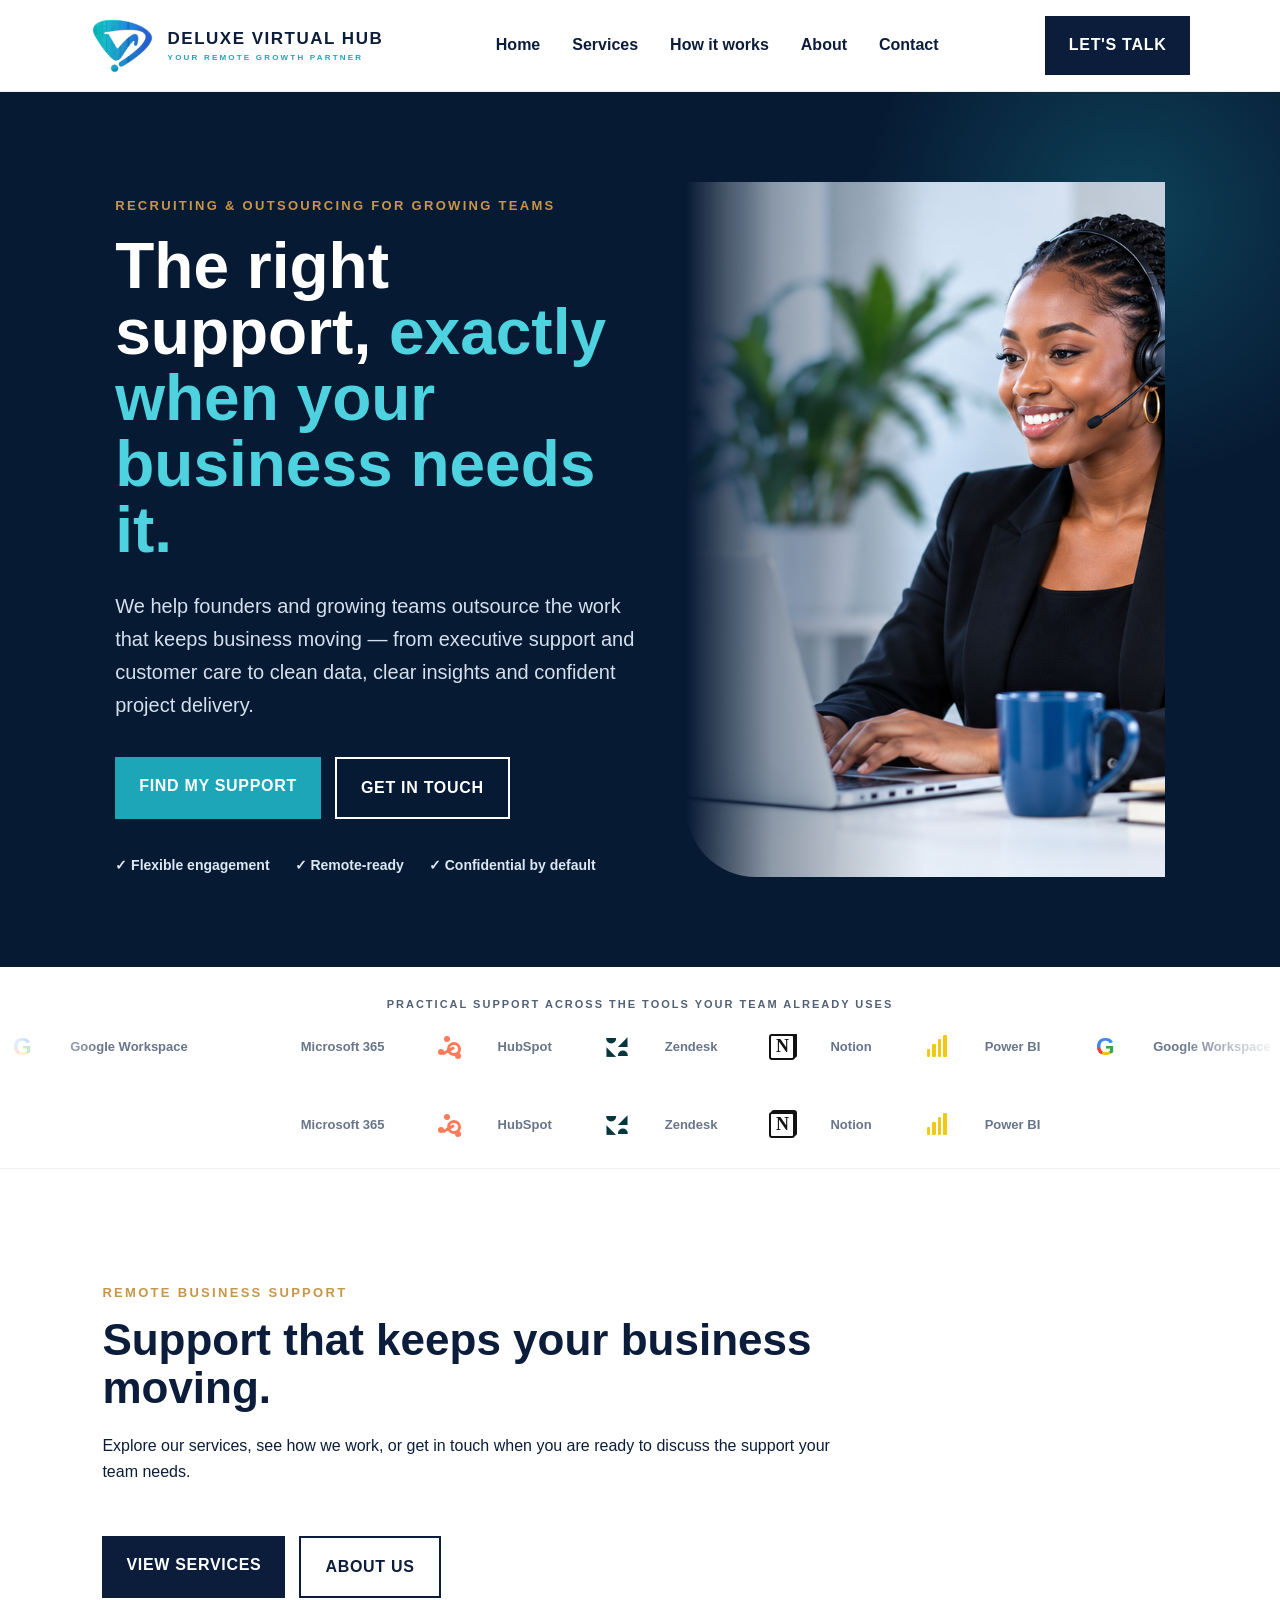
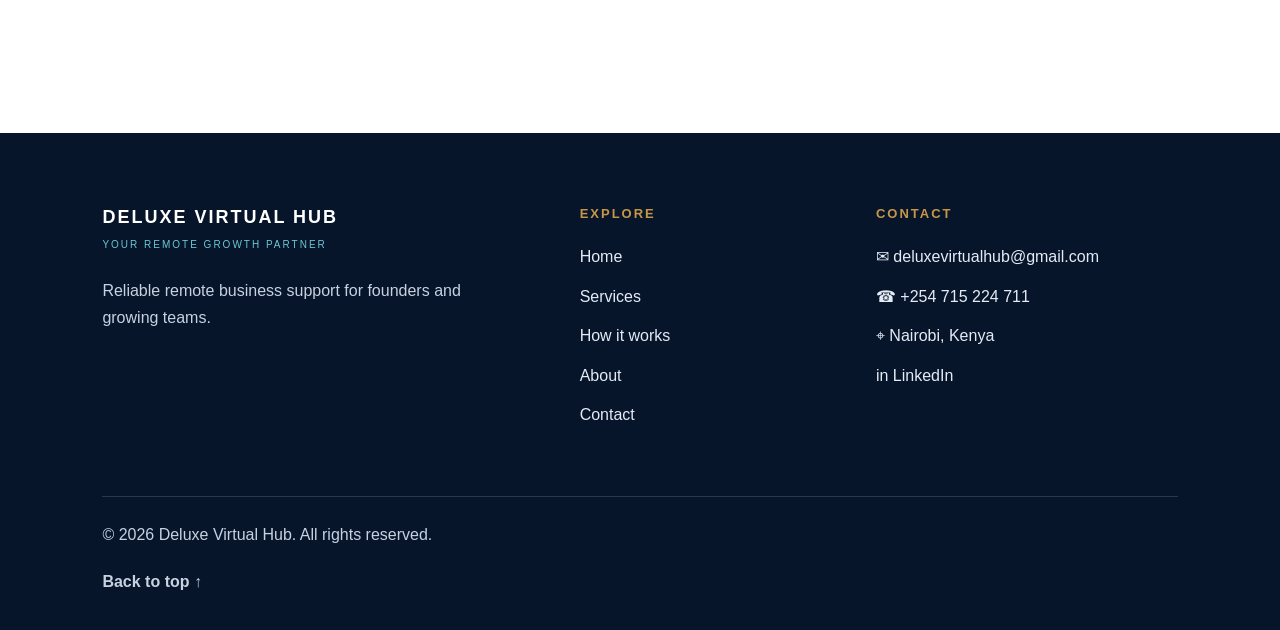
<file: index.html>
<!doctype html>
<html lang="en"><head><meta charset="utf-8"><meta name="viewport" content="width=device-width,initial-scale=1"><title>Deluxe Virtual Hub | Your Remote Growth Partner</title><meta name="description" content="Remote business support for founders and growing teams."><link rel="stylesheet" href="styles.css"></head>
<body id="top"><header class="nav">
  <a class="brand" href="index.html" aria-label="Deluxe Virtual Hub home"><img class="brand-mark" src="deluxe-mark.png" alt=""><span class="brand-copy"><strong>DELUXE VIRTUAL HUB</strong><small>YOUR REMOTE GROWTH PARTNER</small></span></a>
  <button class="menu-toggle" type="button" aria-label="Open navigation" aria-expanded="false">
    <span></span><span></span><span></span>
  </button>
  <nav class="main-nav"><a href="index.html">Home</a><a href="services.html">Services</a><a href="process.html">How it works</a><a href="about.html">About</a><a href="contact.html">Contact</a><a class="mobile-talk" href="contact.html">LET'S TALK</a></nav>
  <a class="nav-cta" href="contact.html">LET'S TALK</a>
</header><main><section id="home" class="hero">
  <div class="hero-copy">
    <p class="eyebrow">RECRUITING & OUTSOURCING FOR GROWING TEAMS</p>
    <h1>The right support, <span>exactly when your business needs it.</span></h1>
    <p class="intro">We help founders and growing teams outsource the work that keeps business moving — from executive support and customer care to clean data, clear insights and confident project delivery.</p>
    <div class="actions"><a class="btn" href="services.html#selector">FIND MY SUPPORT</a><a class="btn secondary" href="contact.html">GET IN TOUCH</a></div>
    <div class="trust"><span>✓ Flexible engagement</span><span>✓ Remote-ready</span><span>✓ Confidential by default</span></div>
  </div>
  <div class="hero-visual">
    <img src="home-hero.png" alt="Professional remote business support at work">
  </div>
</section><section class="tools tools-live"><p>PRACTICAL SUPPORT ACROSS THE TOOLS YOUR TEAM ALREADY USES</p><div class="tools-marquee"><div class="tools-track"><div class="tool-item"><span class="tool-logo google-g">G</span><span>Google Workspace</span></div><div class="tool-item"><span class="tool-logo ms-logo"><i></i><i></i><i></i><i></i></span><span>Microsoft 365</span></div><div class="tool-item"><span class="tool-logo hubspot-logo"><i></i><b></b><em></em></span><span>HubSpot</span></div><div class="tool-item"><span class="tool-logo zendesk-logo"><i></i><b></b><em></em><strong></strong></span><span>Zendesk</span></div><div class="tool-item"><span class="tool-logo notion-logo">N</span><span>Notion</span></div><div class="tool-item"><span class="tool-logo powerbi-logo"><i></i><i></i><i></i><i></i></span><span>Power BI</span></div><div class="tool-item"><span class="tool-logo google-g">G</span><span>Google Workspace</span></div><div class="tool-item"><span class="tool-logo ms-logo"><i></i><i></i><i></i><i></i></span><span>Microsoft 365</span></div><div class="tool-item"><span class="tool-logo hubspot-logo"><i></i><b></b><em></em></span><span>HubSpot</span></div><div class="tool-item"><span class="tool-logo zendesk-logo"><i></i><b></b><em></em><strong></strong></span><span>Zendesk</span></div><div class="tool-item"><span class="tool-logo notion-logo">N</span><span>Notion</span></div><div class="tool-item"><span class="tool-logo powerbi-logo"><i></i><i></i><i></i><i></i></span><span>Power BI</span></div></div></div></section><section class="section"><div class="section-heading"><p class="eyebrow">REMOTE BUSINESS SUPPORT</p><h2>Support that keeps your business moving.</h2><p>Explore our services, see how we work, or get in touch when you are ready to discuss the support your team needs.</p></div><div class="actions"><a class="btn" href="services.html">VIEW SERVICES</a><a class="btn secondary" href="about.html">ABOUT US</a></div></section></main><footer class="site-footer">
  <div class="footer-grid">
    <div class="footer-brand"><b>DELUXE VIRTUAL HUB</b><span>YOUR REMOTE GROWTH PARTNER</span><p>Reliable remote business support for founders and growing teams.</p></div>
    <div class="footer-links"><h3>EXPLORE</h3><a href="index.html">Home</a><a href="services.html">Services</a><a href="process.html">How it works</a><a href="about.html">About</a><a href="contact.html">Contact</a></div>
    <div class="footer-contact"><h3>CONTACT</h3><a href="mailto:deluxevirtualhub@gmail.com">✉ deluxevirtualhub@gmail.com</a><a href="tel:+254715224711">☎ +254 715 224 711</a><p>⌖ Nairobi, Kenya</p><a href="https://www.linkedin.com/in/jecinter-anyango-422483236/" target="_blank" rel="noopener">in LinkedIn</a></div>
  </div>
  <div class="footer-bottom"><p>© 2026 Deluxe Virtual Hub. All rights reserved.</p><a href="#top">Back to top ↑</a></div>
</footer><script src="script.js"></script></body></html>
</file>
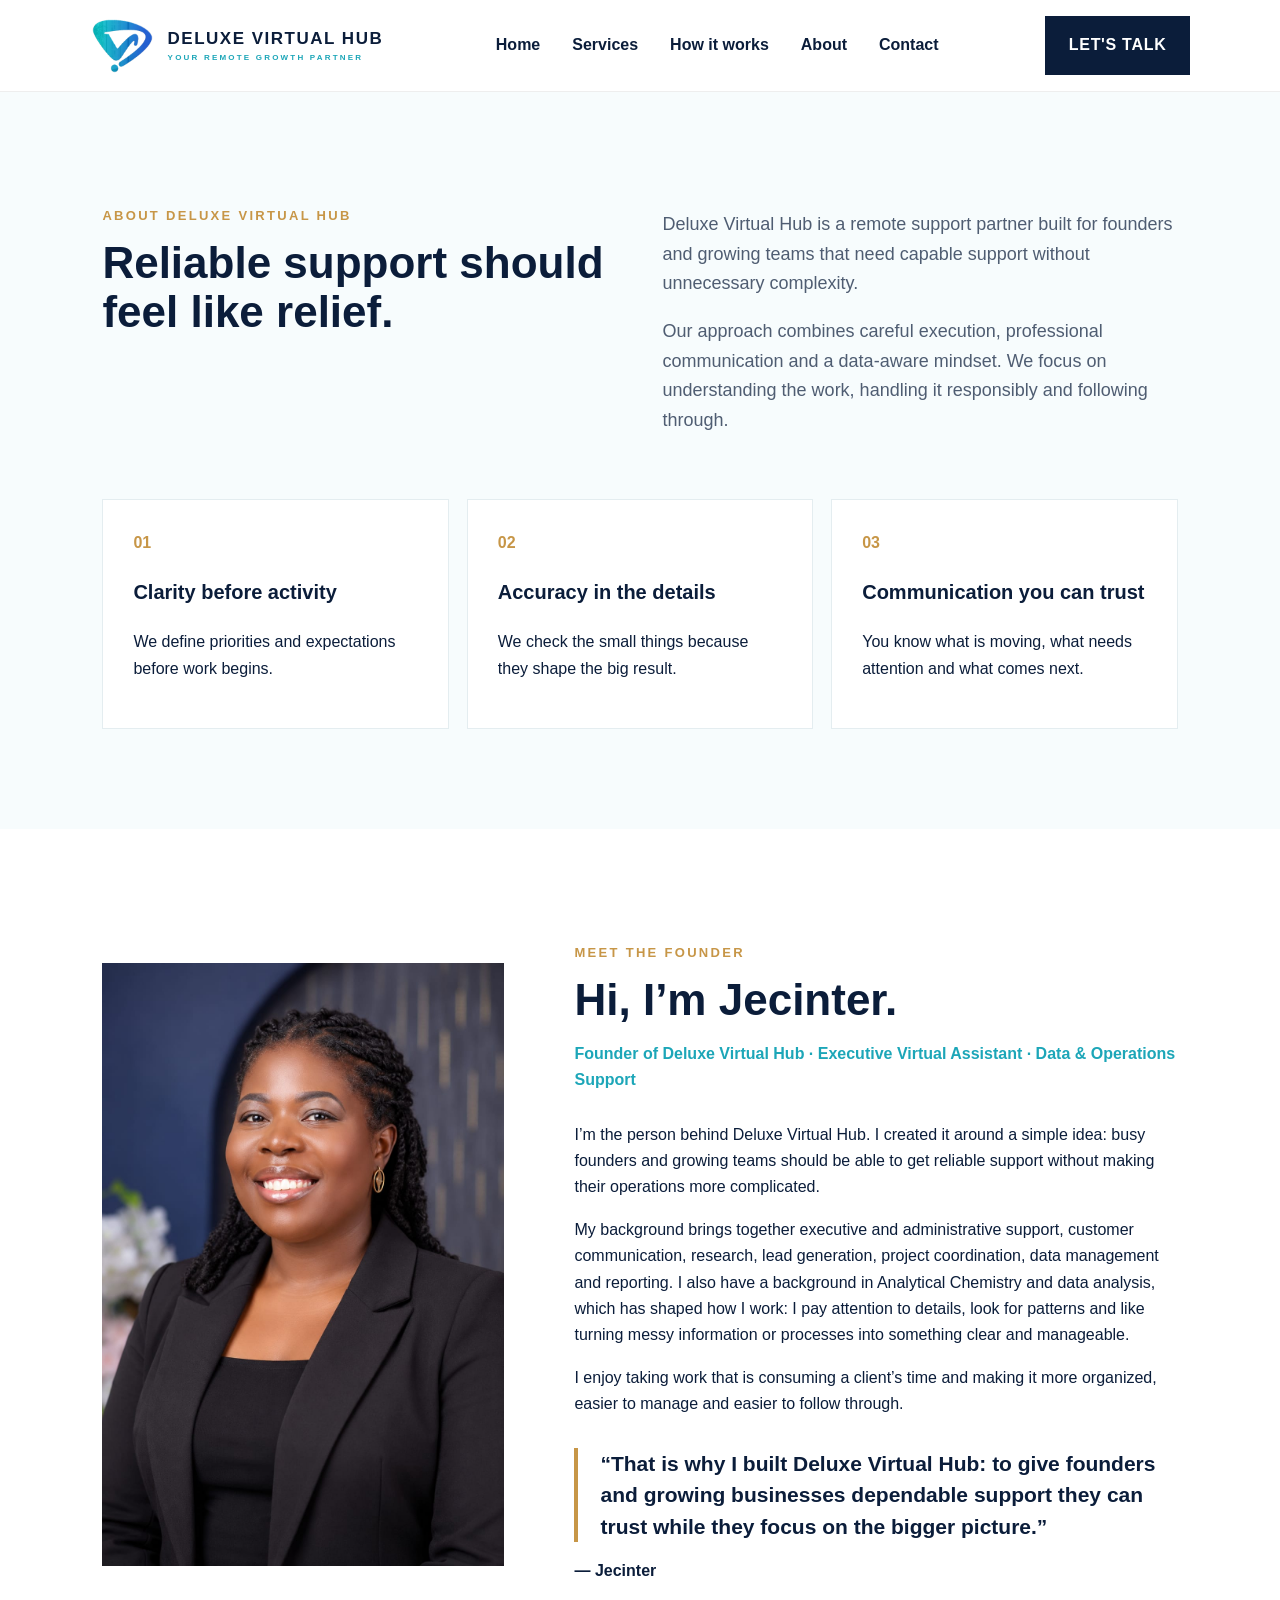
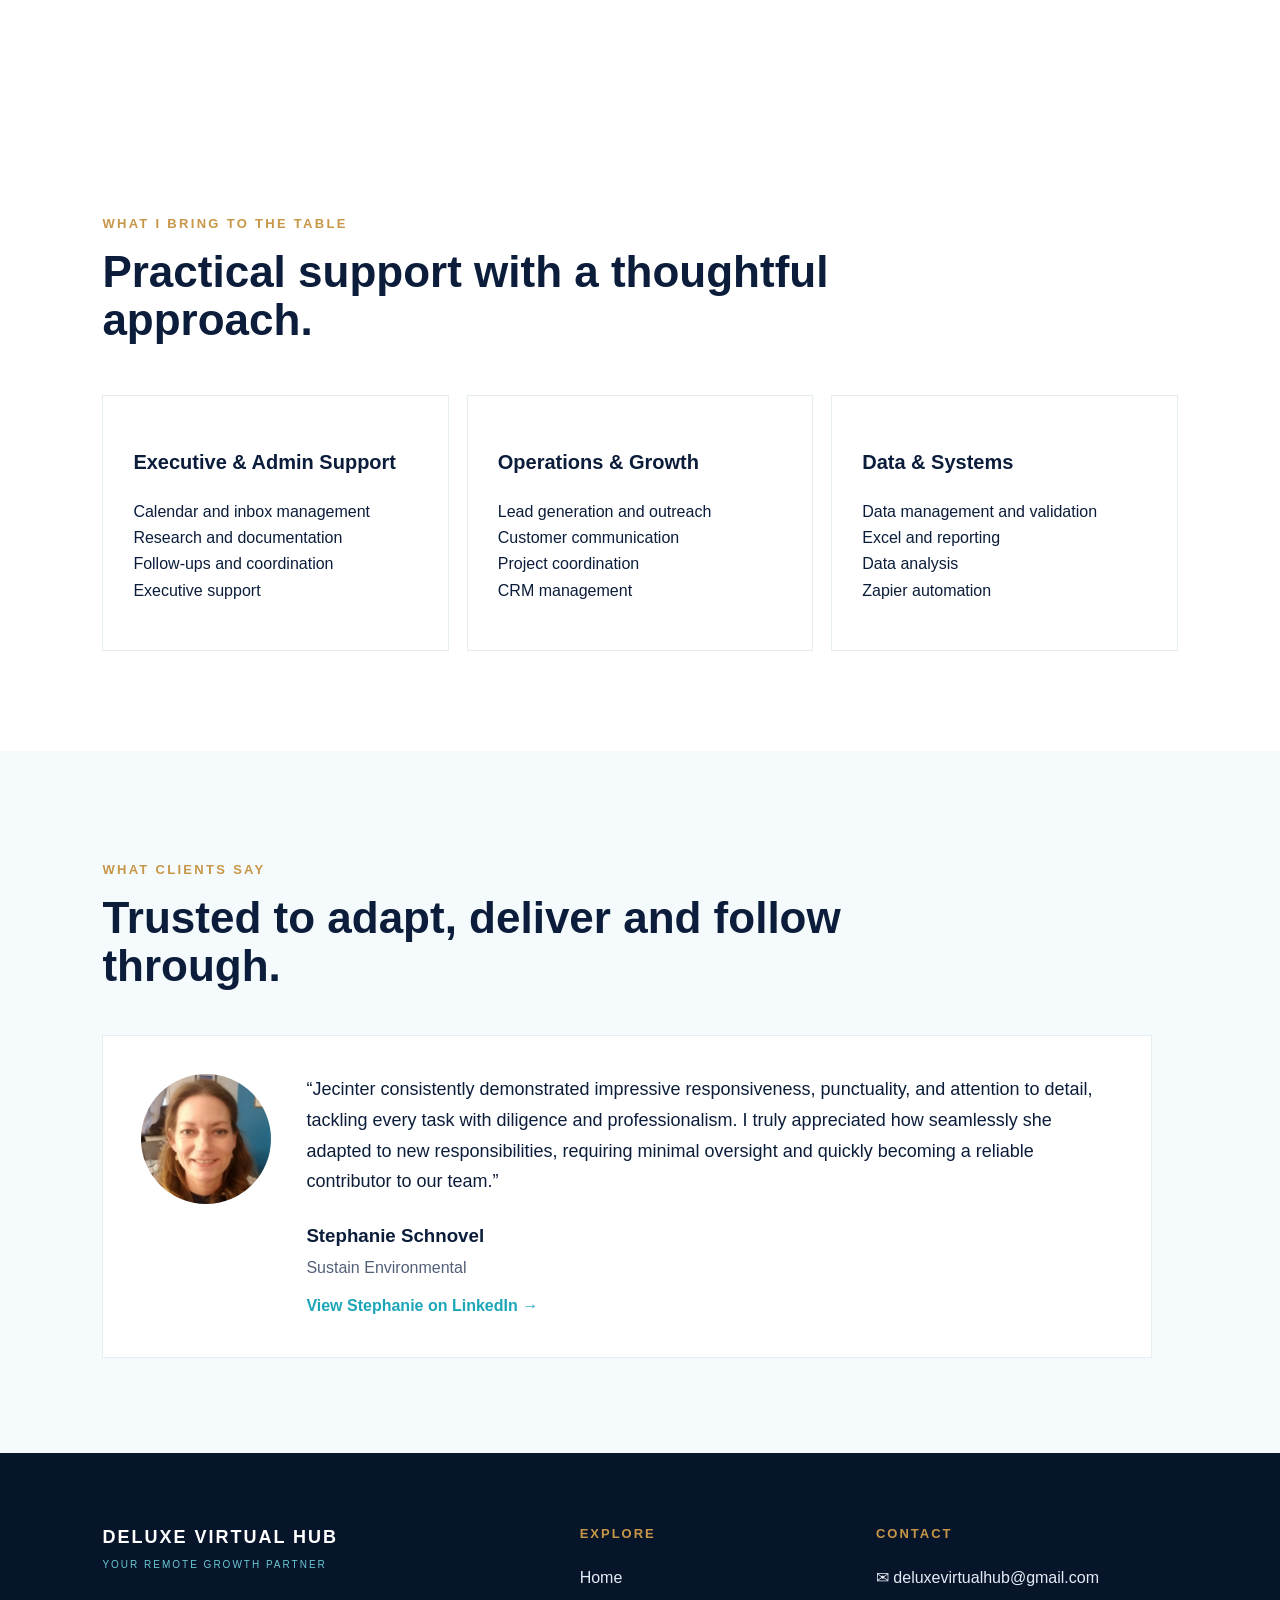
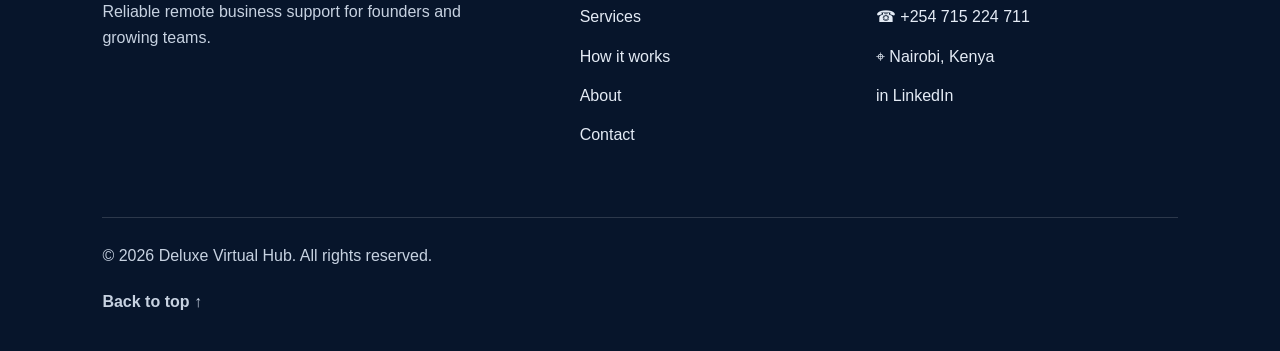
<file: about.html>
<!doctype html>
<html lang="en"><head><meta charset="utf-8"><meta name="viewport" content="width=device-width,initial-scale=1"><title>About Us | Deluxe Virtual Hub</title><meta name="description" content="Meet Jecinter Anyango and learn about Deluxe Virtual Hub."><link rel="stylesheet" href="styles.css"></head>
<body id="top"><header class="nav">
  <a class="brand" href="index.html" aria-label="Deluxe Virtual Hub home"><img class="brand-mark" src="deluxe-mark.png" alt=""><span class="brand-copy"><strong>DELUXE VIRTUAL HUB</strong><small>YOUR REMOTE GROWTH PARTNER</small></span></a>
  <button class="menu-toggle" type="button" aria-label="Open navigation" aria-expanded="false">
    <span></span><span></span><span></span>
  </button>
  <nav class="main-nav"><a href="index.html">Home</a><a href="services.html">Services</a><a href="process.html">How it works</a><a href="about.html">About</a><a href="contact.html">Contact</a><a class="mobile-talk" href="contact.html">LET'S TALK</a></nav>
  <a class="nav-cta" href="contact.html">LET'S TALK</a>
</header><main><section id="about" class="about about-page">
  <div><p class="eyebrow">ABOUT DELUXE VIRTUAL HUB</p><h2>Reliable support should feel like relief.</h2></div>
  <div class="about-copy"><p>Deluxe Virtual Hub is a remote support partner built for founders and growing teams that need capable support without unnecessary complexity.</p><p>Our approach combines careful execution, professional communication and a data-aware mindset. We focus on understanding the work, handling it responsibly and following through.</p></div>
  <div class="values"><article><b>01</b><h3>Clarity before activity</h3><p>We define priorities and expectations before work begins.</p></article><article><b>02</b><h3>Accuracy in the details</h3><p>We check the small things because they shape the big result.</p></article><article><b>03</b><h3>Communication you can trust</h3><p>You know what is moving, what needs attention and what comes next.</p></article></div>
</section>

<section class="founder-section">
  <div class="founder-photo"><img src="jecinter-headshot.png" alt="Jecinter Anyango, Founder of Deluxe Virtual Hub"></div>
  <div class="founder-copy">
    <p class="eyebrow">MEET THE FOUNDER</p>
    <h2>Hi, I’m Jecinter.</h2>
    <p class="founder-role">Founder of Deluxe Virtual Hub · Executive Virtual Assistant · Data & Operations Support</p>
    <p>I’m the person behind Deluxe Virtual Hub. I created it around a simple idea: busy founders and growing teams should be able to get reliable support without making their operations more complicated.</p>
    <p>My background brings together executive and administrative support, customer communication, research, lead generation, project coordination, data management and reporting. I also have a background in Analytical Chemistry and data analysis, which has shaped how I work: I pay attention to details, look for patterns and like turning messy information or processes into something clear and manageable.</p>
    <p>I enjoy taking work that is consuming a client’s time and making it more organized, easier to manage and easier to follow through.</p>
    <blockquote>“That is why I built Deluxe Virtual Hub: to give founders and growing businesses dependable support they can trust while they focus on the bigger picture.”</blockquote>
    <p class="founder-signoff">— Jecinter</p>
  </div>
</section>

<section class="section founder-skills">
  <div class="section-heading"><p class="eyebrow">WHAT I BRING TO THE TABLE</p><h2>Practical support with a thoughtful approach.</h2></div>
  <div class="values">
    <article><h3>Executive & Admin Support</h3><p>Calendar and inbox management<br>Research and documentation<br>Follow-ups and coordination<br>Executive support</p></article>
    <article><h3>Operations & Growth</h3><p>Lead generation and outreach<br>Customer communication<br>Project coordination<br>CRM management</p></article>
    <article><h3>Data & Systems</h3><p>Data management and validation<br>Excel and reporting<br>Data analysis<br>Zapier automation</p></article>
  </div>
</section>

<section class="testimonial-section">
  <div class="testimonial-heading"><p class="eyebrow">WHAT CLIENTS SAY</p><h2>Trusted to adapt, deliver and follow through.</h2></div>
  <div class="testimonial-card">
    <img src="stephanie.png" alt="Stephanie Schnovel">
    <div>
      <blockquote>“Jecinter consistently demonstrated impressive responsiveness, punctuality, and attention to detail, tackling every task with diligence and professionalism. I truly appreciated how seamlessly she adapted to new responsibilities, requiring minimal oversight and quickly becoming a reliable contributor to our team.”</blockquote>
      <h3>Stephanie Schnovel</h3>
      <p>Sustain Environmental</p>
      <a href="https://www.linkedin.com/in/stephanie-schnovel-54b0b91b5/" target="_blank" rel="noopener">View Stephanie on LinkedIn →</a>
    </div>
  </div>
</section></main><footer class="site-footer">
  <div class="footer-grid">
    <div class="footer-brand"><b>DELUXE VIRTUAL HUB</b><span>YOUR REMOTE GROWTH PARTNER</span><p>Reliable remote business support for founders and growing teams.</p></div>
    <div class="footer-links"><h3>EXPLORE</h3><a href="index.html">Home</a><a href="services.html">Services</a><a href="process.html">How it works</a><a href="about.html">About</a><a href="contact.html">Contact</a></div>
    <div class="footer-contact"><h3>CONTACT</h3><a href="mailto:deluxevirtualhub@gmail.com">✉ deluxevirtualhub@gmail.com</a><a href="tel:+254715224711">☎ +254 715 224 711</a><p>⌖ Nairobi, Kenya</p><a href="https://www.linkedin.com/in/jecinter-anyango-422483236/" target="_blank" rel="noopener">in LinkedIn</a></div>
  </div>
  <div class="footer-bottom"><p>© 2026 Deluxe Virtual Hub. All rights reserved.</p><a href="#top">Back to top ↑</a></div>
</footer><script src="script.js"></script></body></html>
</file>
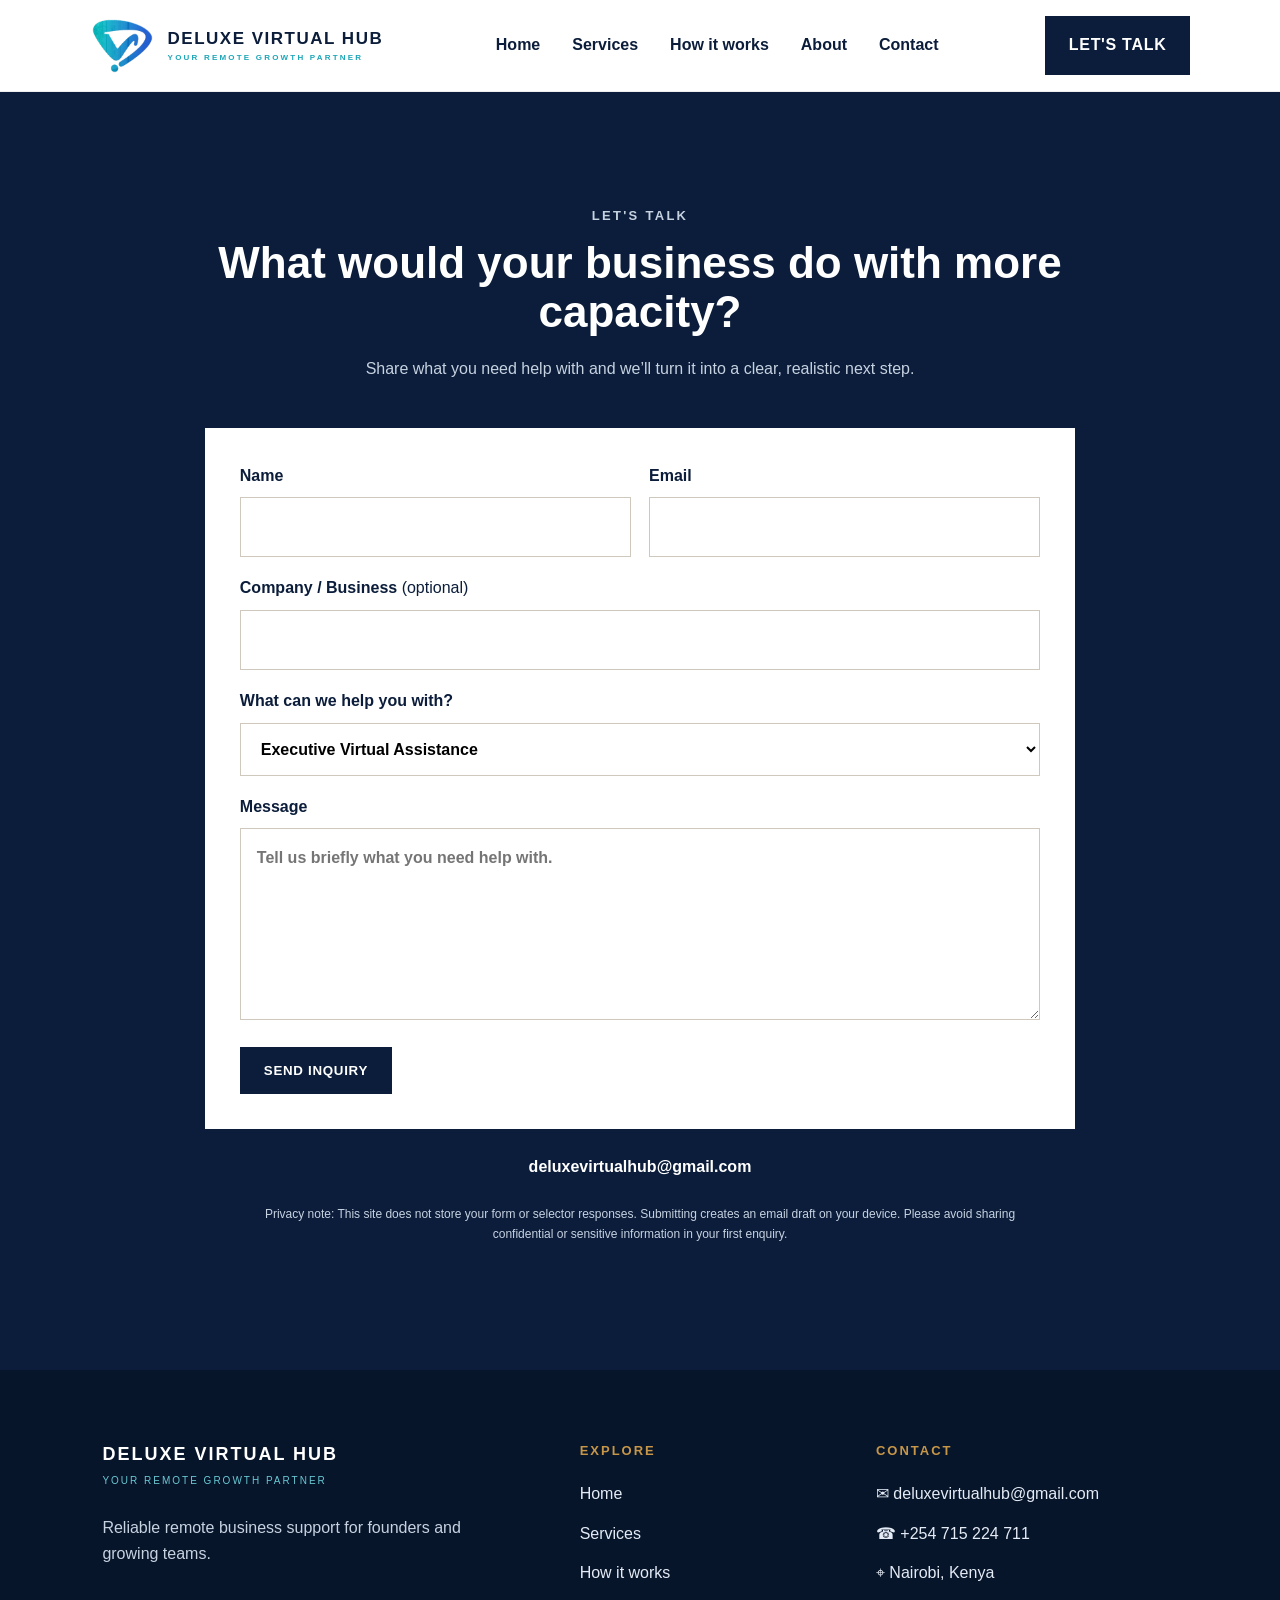
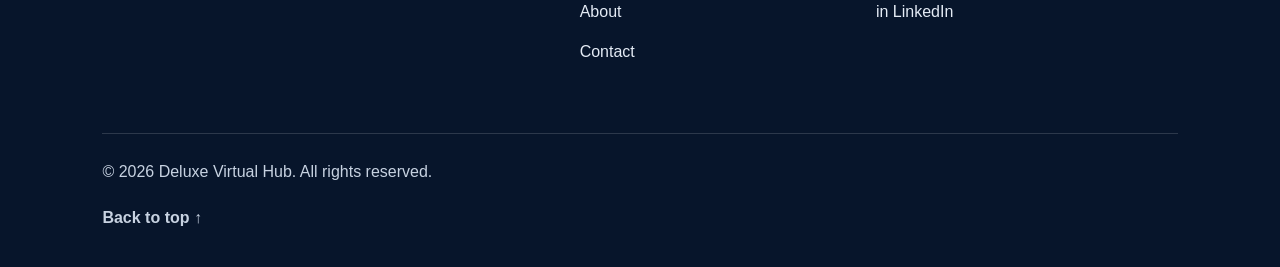
<file: contact.html>
<!doctype html>
<html lang="en"><head><meta charset="utf-8"><meta name="viewport" content="width=device-width,initial-scale=1"><title>Contact | Deluxe Virtual Hub</title><meta name="description" content="Contact Deluxe Virtual Hub."><link rel="stylesheet" href="styles.css"></head>
<body id="top"><header class="nav">
  <a class="brand" href="index.html" aria-label="Deluxe Virtual Hub home"><img class="brand-mark" src="deluxe-mark.png" alt=""><span class="brand-copy"><strong>DELUXE VIRTUAL HUB</strong><small>YOUR REMOTE GROWTH PARTNER</small></span></a>
  <button class="menu-toggle" type="button" aria-label="Open navigation" aria-expanded="false">
    <span></span><span></span><span></span>
  </button>
  <nav class="main-nav"><a href="index.html">Home</a><a href="services.html">Services</a><a href="process.html">How it works</a><a href="about.html">About</a><a href="contact.html">Contact</a><a class="mobile-talk" href="contact.html">LET'S TALK</a></nav>
  <a class="nav-cta" href="contact.html">LET'S TALK</a>
</header><main><section id="contact" class="contact">
  <p class="eyebrow">LET'S TALK</p><h2>What would your business do with more capacity?</h2>
  <p>Share what you need help with and we’ll turn it into a clear, realistic next step.</p>
  <form id="contactForm">
    <div class="two"><label>Name<input id="name" required></label><label>Email<input id="email" type="email" required></label></div>
    <label>Company / Business <span>(optional)</span><input id="company"></label>
    <label>What can we help you with?<select id="topic"><option>Executive Virtual Assistance</option><option>Customer Service</option><option>Data Entry & Validation</option><option>Data Analysis</option><option>Project Management</option><option>Graphic Design</option><option>Recruitment & Talent Sourcing</option><option>Not sure yet</option></select></label>
    <label>Message<textarea id="message" rows="6" required placeholder="Tell us briefly what you need help with."></textarea></label>
    <button class="btn" type="submit">SEND INQUIRY</button>
  </form>
  <div class="contact-links"><a href="mailto:deluxevirtualhub@gmail.com">deluxevirtualhub@gmail.com</a></div>
  <p class="privacy">Privacy note: This site does not store your form or selector responses. Submitting creates an email draft on your device. Please avoid sharing confidential or sensitive information in your first enquiry.</p>
</section></main><footer class="site-footer">
  <div class="footer-grid">
    <div class="footer-brand"><b>DELUXE VIRTUAL HUB</b><span>YOUR REMOTE GROWTH PARTNER</span><p>Reliable remote business support for founders and growing teams.</p></div>
    <div class="footer-links"><h3>EXPLORE</h3><a href="index.html">Home</a><a href="services.html">Services</a><a href="process.html">How it works</a><a href="about.html">About</a><a href="contact.html">Contact</a></div>
    <div class="footer-contact"><h3>CONTACT</h3><a href="mailto:deluxevirtualhub@gmail.com">✉ deluxevirtualhub@gmail.com</a><a href="tel:+254715224711">☎ +254 715 224 711</a><p>⌖ Nairobi, Kenya</p><a href="https://www.linkedin.com/in/jecinter-anyango-422483236/" target="_blank" rel="noopener">in LinkedIn</a></div>
  </div>
  <div class="footer-bottom"><p>© 2026 Deluxe Virtual Hub. All rights reserved.</p><a href="#top">Back to top ↑</a></div>
</footer><script src="script.js"></script></body></html>
</file>
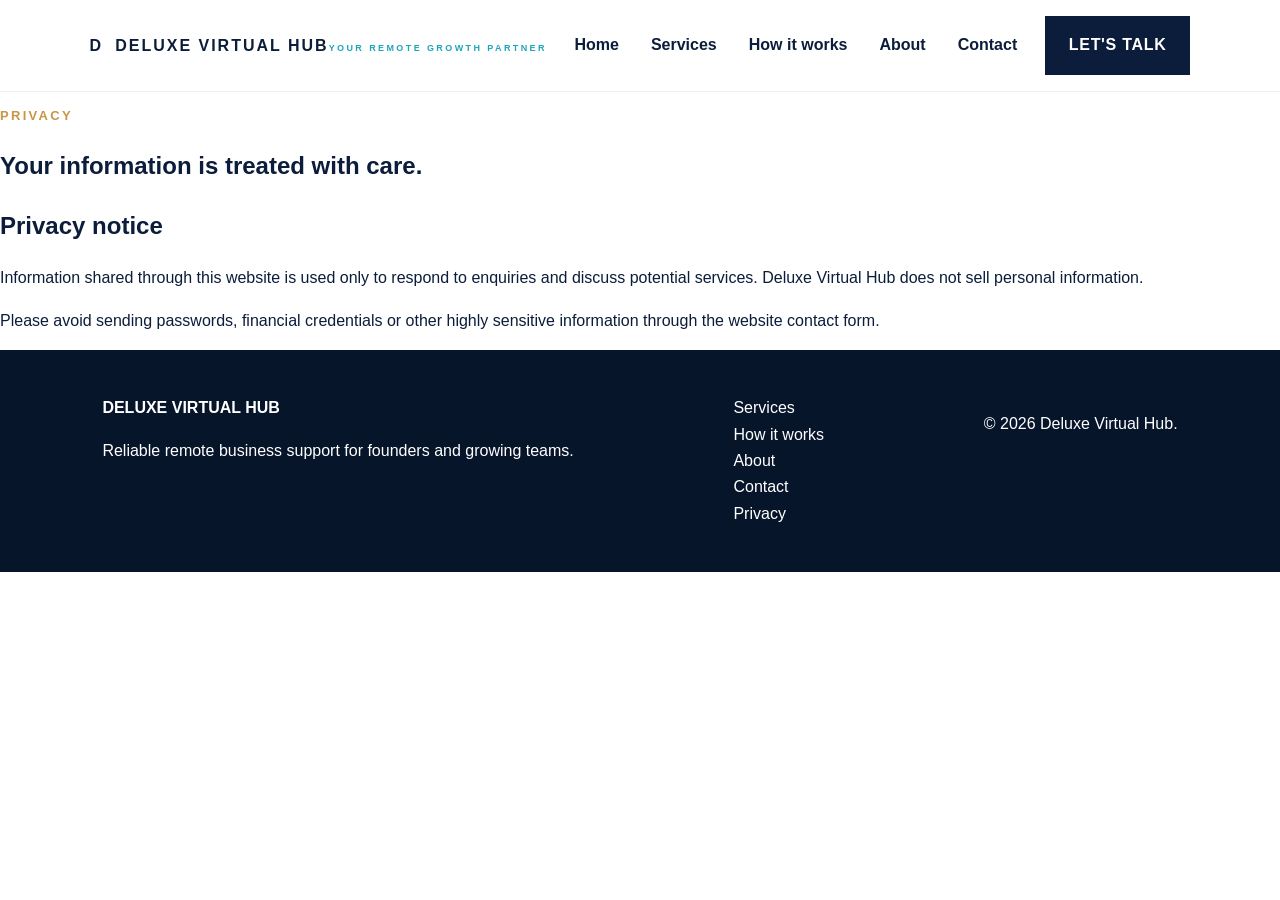
<file: privacy.html>
<!doctype html><html lang="en"><head><meta charset="utf-8"><meta name="viewport" content="width=device-width,initial-scale=1"><title>Privacy | Deluxe Virtual Hub</title><link rel="stylesheet" href="styles.css"></head><body><header class="nav"><a class="brand" href="index.html"><span class="logo-mark">D</span><span><strong>DELUXE VIRTUAL HUB</strong><small>YOUR REMOTE GROWTH PARTNER</small></span></a><button class="menu-toggle" aria-label="Menu">☰</button><nav><a href="index.html">Home</a><a href="services.html">Services</a><a href="process.html">How it works</a><a href="about.html">About</a><a href="contact.html">Contact</a></nav><a class="nav-cta" href="contact.html">LET'S TALK</a></header><main><section class="page-hero small"><div><p class="eyebrow">PRIVACY</p><h1>Your information is treated with care.</h1></div></section><section class="white prose"><h2>Privacy notice</h2><p>Information shared through this website is used only to respond to enquiries and discuss potential services. Deluxe Virtual Hub does not sell personal information.</p><p>Please avoid sending passwords, financial credentials or other highly sensitive information through the website contact form.</p></section></main><footer><div><strong>DELUXE VIRTUAL HUB</strong><p>Reliable remote business support for founders and growing teams.</p></div><div class="footlinks"><a href="services.html">Services</a><a href="process.html">How it works</a><a href="about.html">About</a><a href="contact.html">Contact</a><a href="privacy.html">Privacy</a></div><p>© 2026 Deluxe Virtual Hub.</p></footer><script src="script.js"></script></body></html>
</file>
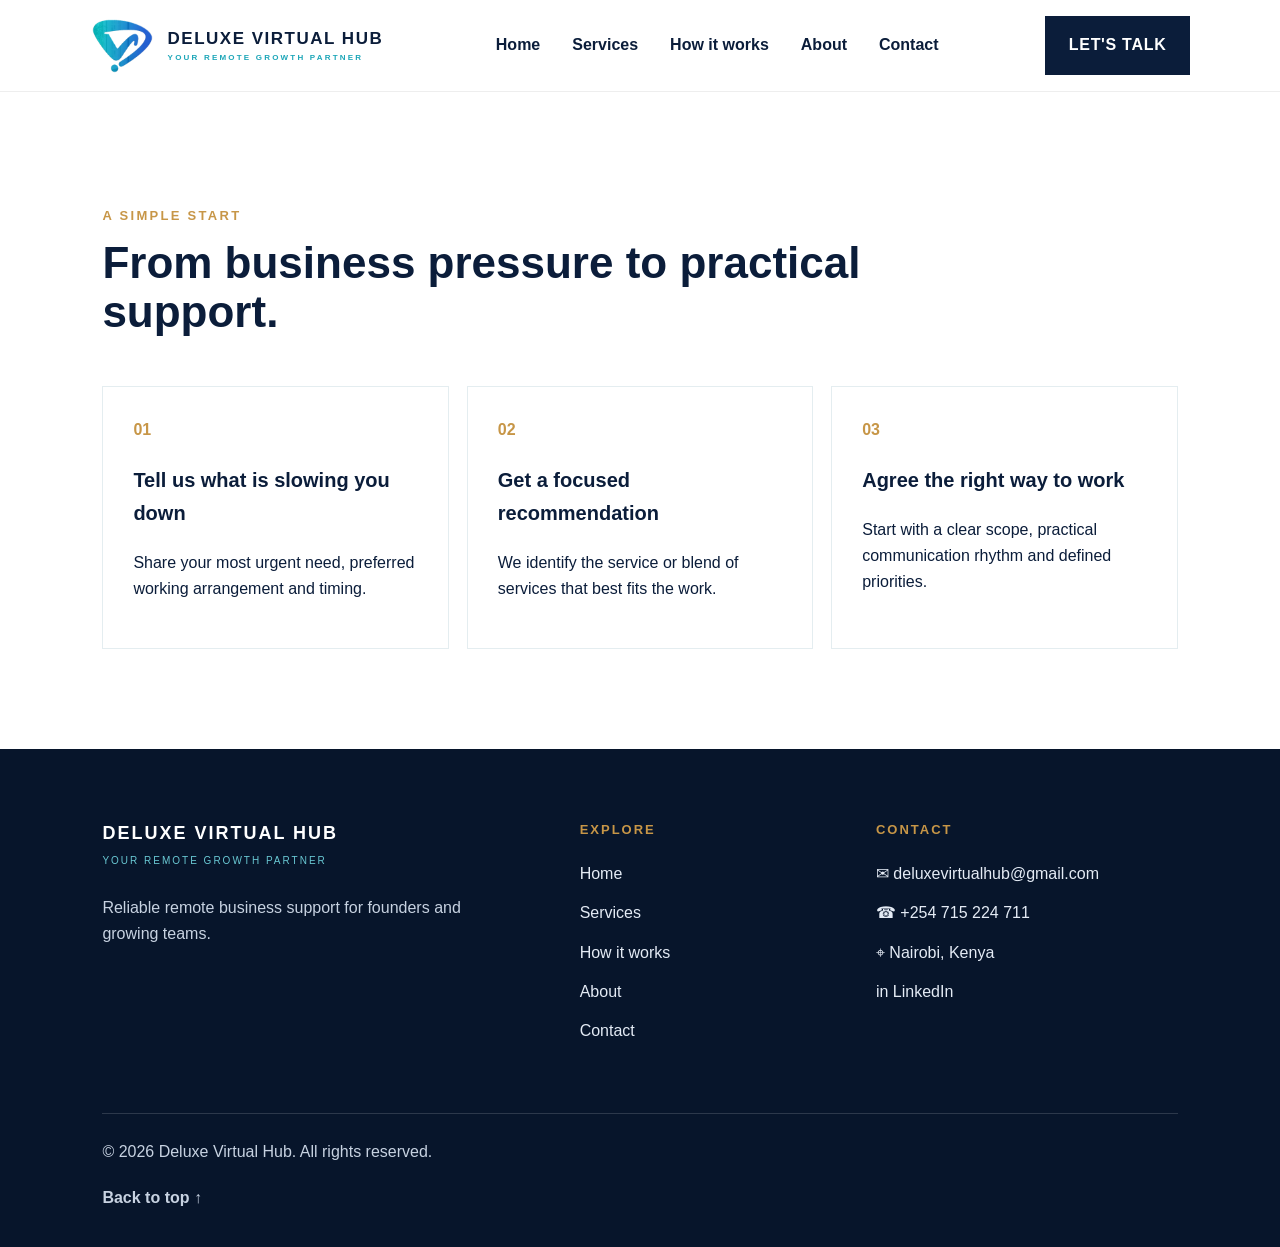
<file: process.html>
<!doctype html>
<html lang="en"><head><meta charset="utf-8"><meta name="viewport" content="width=device-width,initial-scale=1"><title>How It Works | Deluxe Virtual Hub</title><meta name="description" content="See how Deluxe Virtual Hub works."><link rel="stylesheet" href="styles.css"></head>
<body id="top"><header class="nav">
  <a class="brand" href="index.html" aria-label="Deluxe Virtual Hub home"><img class="brand-mark" src="deluxe-mark.png" alt=""><span class="brand-copy"><strong>DELUXE VIRTUAL HUB</strong><small>YOUR REMOTE GROWTH PARTNER</small></span></a>
  <button class="menu-toggle" type="button" aria-label="Open navigation" aria-expanded="false">
    <span></span><span></span><span></span>
  </button>
  <nav class="main-nav"><a href="index.html">Home</a><a href="services.html">Services</a><a href="process.html">How it works</a><a href="about.html">About</a><a href="contact.html">Contact</a><a class="mobile-talk" href="contact.html">LET'S TALK</a></nav>
  <a class="nav-cta" href="contact.html">LET'S TALK</a>
</header><main><section id="process" class="section process">
  <div class="section-heading"><p class="eyebrow">A SIMPLE START</p><h2>From business pressure to practical support.</h2></div>
  <div class="steps">
    <article><b>01</b><h3>Tell us what is slowing you down</h3><p>Share your most urgent need, preferred working arrangement and timing.</p></article>
    <article><b>02</b><h3>Get a focused recommendation</h3><p>We identify the service or blend of services that best fits the work.</p></article>
    <article><b>03</b><h3>Agree the right way to work</h3><p>Start with a clear scope, practical communication rhythm and defined priorities.</p></article>
  </div>
</section></main><footer class="site-footer">
  <div class="footer-grid">
    <div class="footer-brand"><b>DELUXE VIRTUAL HUB</b><span>YOUR REMOTE GROWTH PARTNER</span><p>Reliable remote business support for founders and growing teams.</p></div>
    <div class="footer-links"><h3>EXPLORE</h3><a href="index.html">Home</a><a href="services.html">Services</a><a href="process.html">How it works</a><a href="about.html">About</a><a href="contact.html">Contact</a></div>
    <div class="footer-contact"><h3>CONTACT</h3><a href="mailto:deluxevirtualhub@gmail.com">✉ deluxevirtualhub@gmail.com</a><a href="tel:+254715224711">☎ +254 715 224 711</a><p>⌖ Nairobi, Kenya</p><a href="https://www.linkedin.com/in/jecinter-anyango-422483236/" target="_blank" rel="noopener">in LinkedIn</a></div>
  </div>
  <div class="footer-bottom"><p>© 2026 Deluxe Virtual Hub. All rights reserved.</p><a href="#top">Back to top ↑</a></div>
</footer><script src="script.js"></script></body></html>
</file>
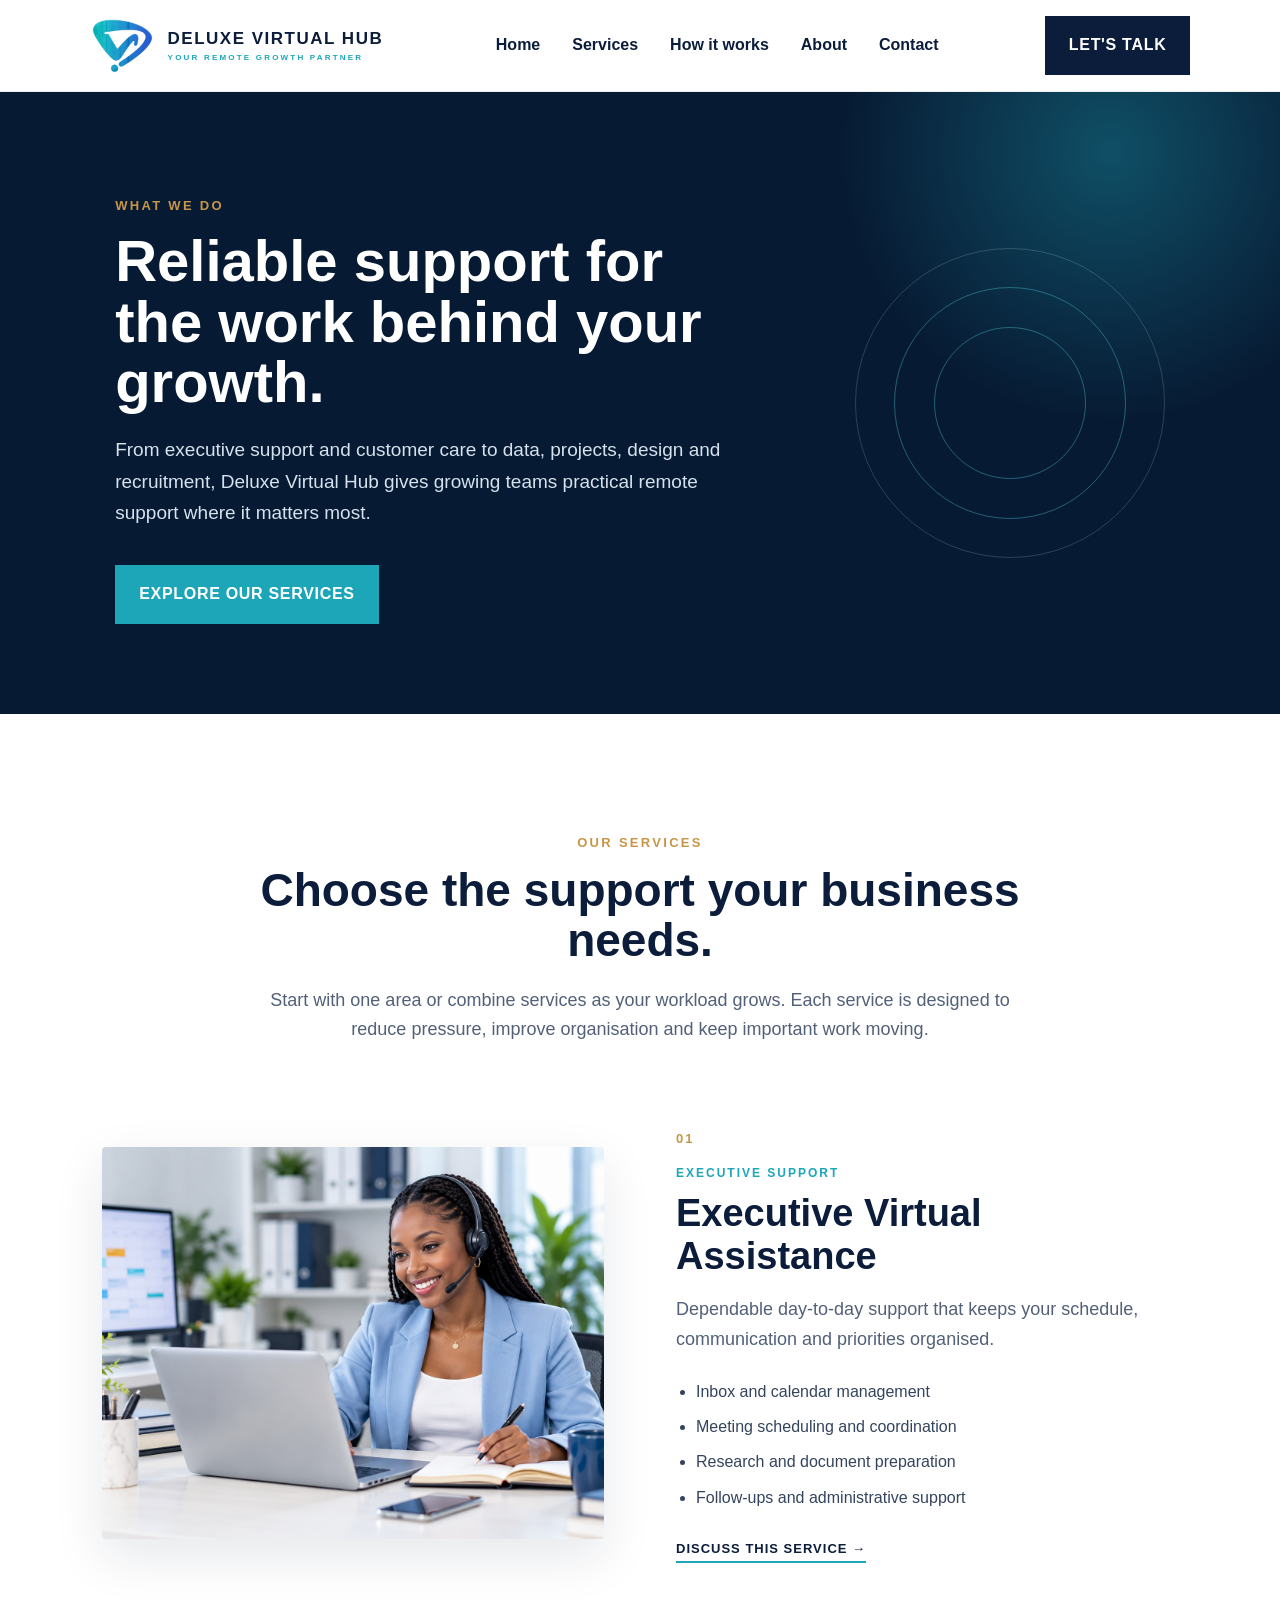
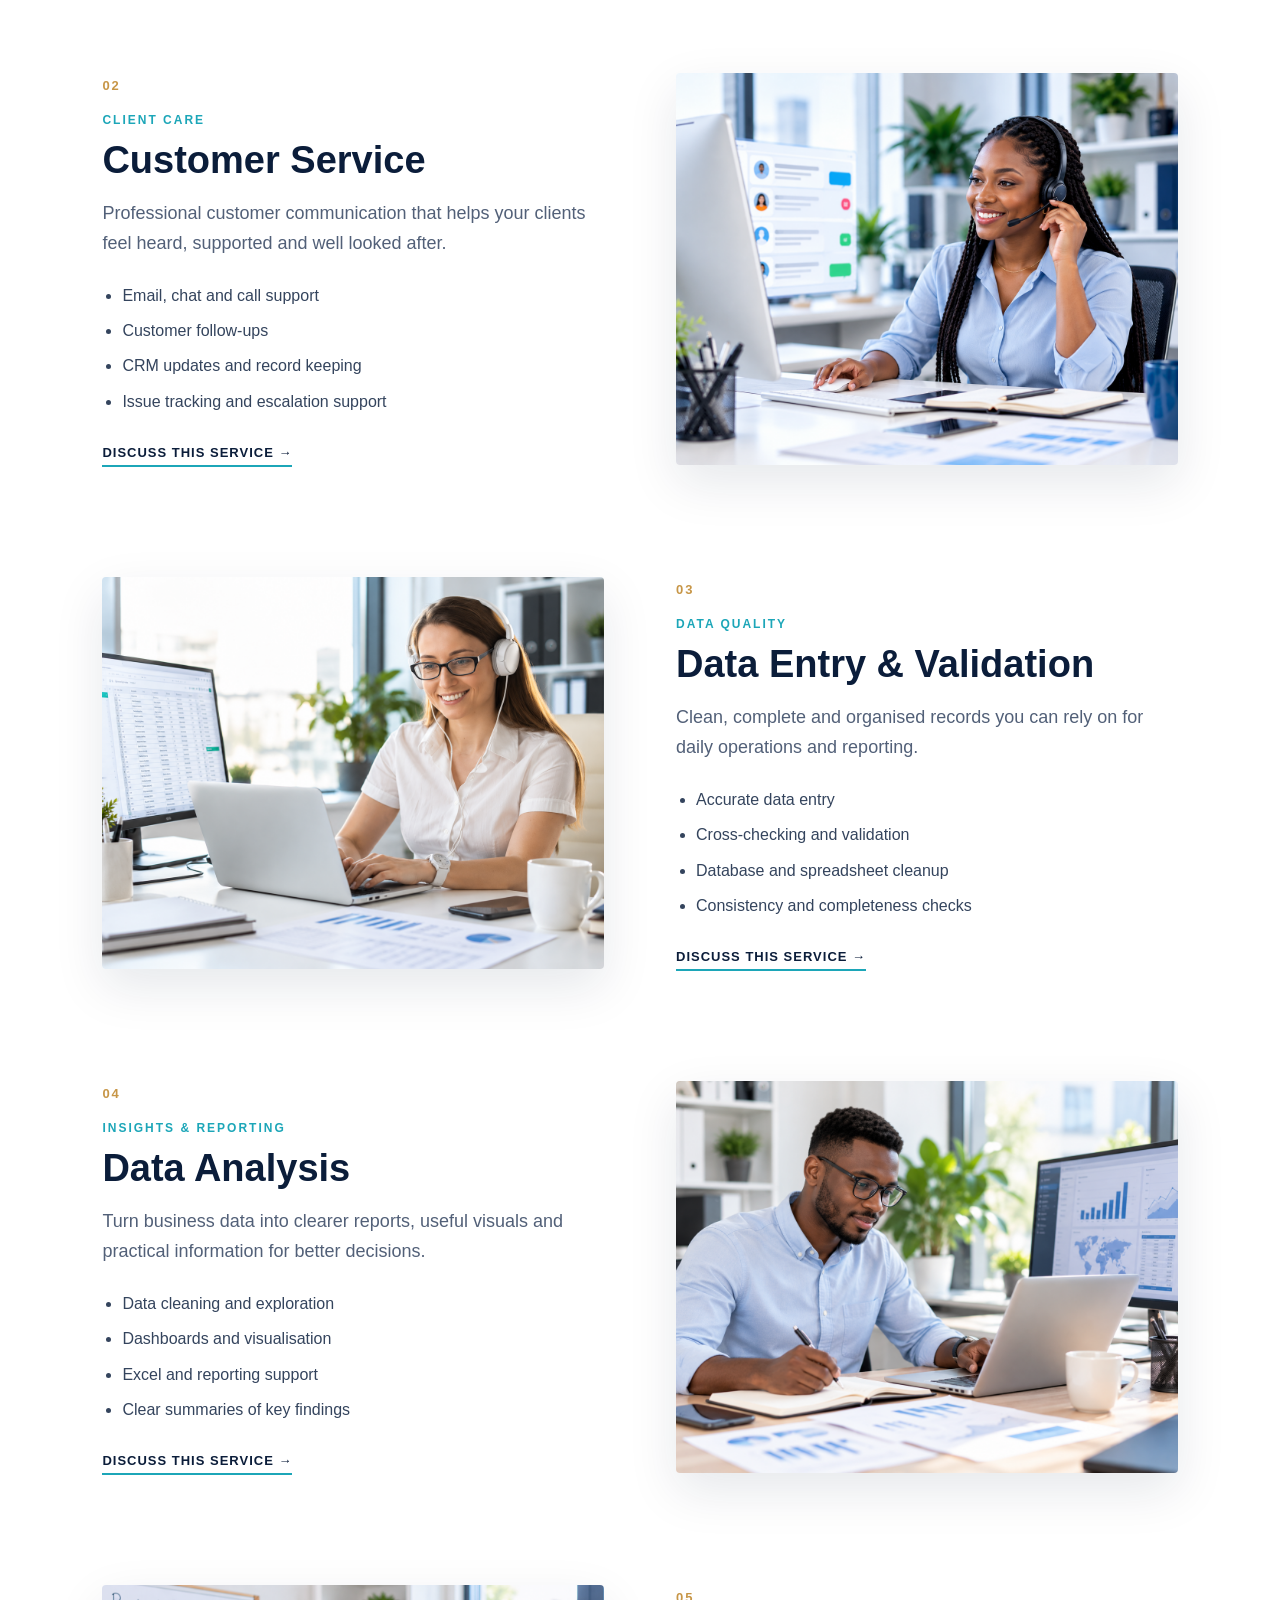
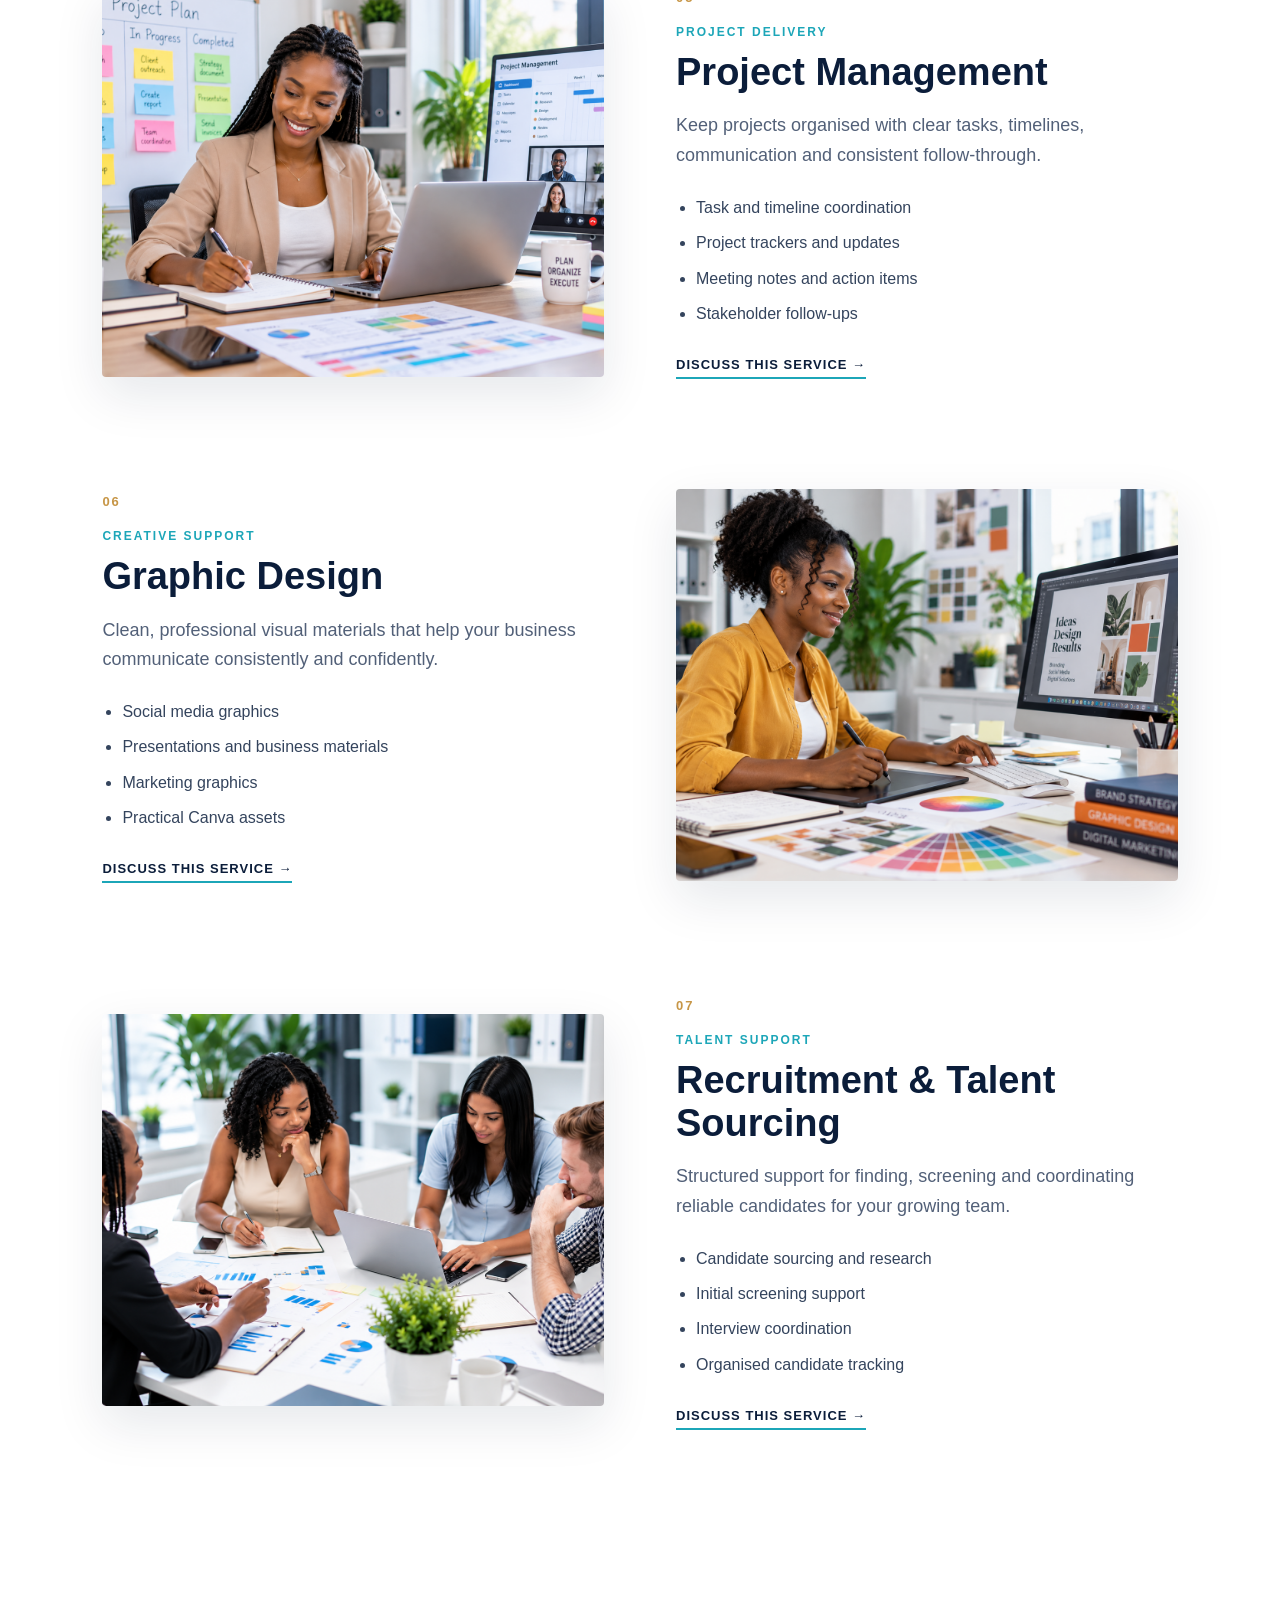
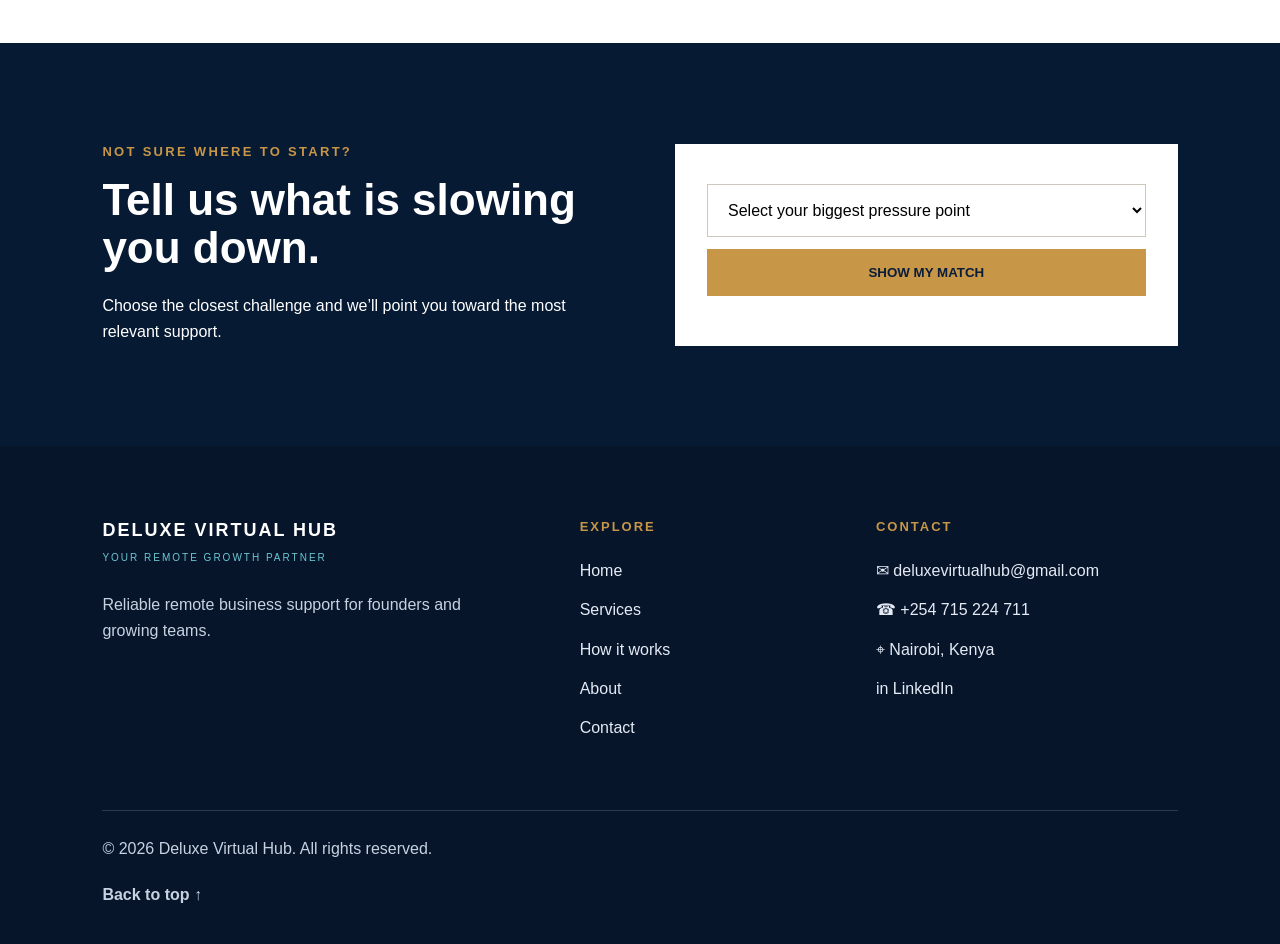
<file: services.html>
<!doctype html>
<html lang="en"><head><meta charset="utf-8"><meta name="viewport" content="width=device-width,initial-scale=1"><title>Services | Deluxe Virtual Hub</title><meta name="description" content="Explore Deluxe Virtual Hub services."><link rel="stylesheet" href="styles.css"></head>
<body id="top"><header class="nav">
  <a class="brand" href="index.html" aria-label="Deluxe Virtual Hub home"><img class="brand-mark" src="deluxe-mark.png" alt=""><span class="brand-copy"><strong>DELUXE VIRTUAL HUB</strong><small>YOUR REMOTE GROWTH PARTNER</small></span></a>
  <button class="menu-toggle" type="button" aria-label="Open navigation" aria-expanded="false">
    <span></span><span></span><span></span>
  </button>
  <nav class="main-nav"><a href="index.html">Home</a><a href="services.html">Services</a><a href="process.html">How it works</a><a href="about.html">About</a><a href="contact.html">Contact</a><a class="mobile-talk" href="contact.html">LET'S TALK</a></nav>
  <a class="nav-cta" href="contact.html">LET'S TALK</a>
</header><main>
<section class="services-hero">
  <div class="services-hero-copy">
    <p class="eyebrow">WHAT WE DO</p>
    <h1>Reliable support for the work behind your growth.</h1>
    <p>From executive support and customer care to data, projects, design and recruitment, Deluxe Virtual Hub gives growing teams practical remote support where it matters most.</p>
    <a class="btn services-hero-btn" href="#services-list">EXPLORE OUR SERVICES</a>
  </div>
  <div class="services-hero-accent" aria-hidden="true"></div>
</section>

<section id="services-list" class="services-showcase">
  <div class="services-intro">
    <p class="eyebrow">OUR SERVICES</p>
    <h2>Choose the support your business needs.</h2>
    <p>Start with one area or combine services as your workload grows. Each service is designed to reduce pressure, improve organisation and keep important work moving.</p>
  </div>

  <article class="service-feature">
    <div class="service-image"><img src="executive-va.png" alt="Executive virtual assistance"></div>
    <div class="service-content"><span>01</span><p class="service-kicker">EXECUTIVE SUPPORT</p><h2>Executive Virtual Assistance</h2><p>Dependable day-to-day support that keeps your schedule, communication and priorities organised.</p><ul><li>Inbox and calendar management</li><li>Meeting scheduling and coordination</li><li>Research and document preparation</li><li>Follow-ups and administrative support</li></ul><a href="contact.html?topic=Executive%20Virtual%20Assistance">DISCUSS THIS SERVICE →</a></div>
  </article>
  <article class="service-feature reverse">
    <div class="service-image"><img src="customer-service.png" alt="Customer service support"></div>
    <div class="service-content"><span>02</span><p class="service-kicker">CLIENT CARE</p><h2>Customer Service</h2><p>Professional customer communication that helps your clients feel heard, supported and well looked after.</p><ul><li>Email, chat and call support</li><li>Customer follow-ups</li><li>CRM updates and record keeping</li><li>Issue tracking and escalation support</li></ul><a href="contact.html?topic=Customer%20Service">DISCUSS THIS SERVICE →</a></div>
  </article>
  <article class="service-feature">
    <div class="service-image"><img src="data-entry.png" alt="Data entry and validation"></div>
    <div class="service-content"><span>03</span><p class="service-kicker">DATA QUALITY</p><h2>Data Entry &amp; Validation</h2><p>Clean, complete and organised records you can rely on for daily operations and reporting.</p><ul><li>Accurate data entry</li><li>Cross-checking and validation</li><li>Database and spreadsheet cleanup</li><li>Consistency and completeness checks</li></ul><a href="contact.html?topic=Data%20Entry%20%26%20Validation">DISCUSS THIS SERVICE →</a></div>
  </article>
  <article class="service-feature reverse">
    <div class="service-image"><img src="data-analysis.png" alt="Data analysis and reporting"></div>
    <div class="service-content"><span>04</span><p class="service-kicker">INSIGHTS &amp; REPORTING</p><h2>Data Analysis</h2><p>Turn business data into clearer reports, useful visuals and practical information for better decisions.</p><ul><li>Data cleaning and exploration</li><li>Dashboards and visualisation</li><li>Excel and reporting support</li><li>Clear summaries of key findings</li></ul><a href="contact.html?topic=Data%20Analysis">DISCUSS THIS SERVICE →</a></div>
  </article>
  <article class="service-feature">
    <div class="service-image"><img src="project-management.png" alt="Project management and coordination"></div>
    <div class="service-content"><span>05</span><p class="service-kicker">PROJECT DELIVERY</p><h2>Project Management</h2><p>Keep projects organised with clear tasks, timelines, communication and consistent follow-through.</p><ul><li>Task and timeline coordination</li><li>Project trackers and updates</li><li>Meeting notes and action items</li><li>Stakeholder follow-ups</li></ul><a href="contact.html?topic=Project%20Management">DISCUSS THIS SERVICE →</a></div>
  </article>
  <article class="service-feature reverse">
    <div class="service-image"><img src="graphic-design.png" alt="Graphic design workspace"></div>
    <div class="service-content"><span>06</span><p class="service-kicker">CREATIVE SUPPORT</p><h2>Graphic Design</h2><p>Clean, professional visual materials that help your business communicate consistently and confidently.</p><ul><li>Social media graphics</li><li>Presentations and business materials</li><li>Marketing graphics</li><li>Practical Canva assets</li></ul><a href="contact.html?topic=Graphic%20Design">DISCUSS THIS SERVICE →</a></div>
  </article>
  <article class="service-feature">
    <div class="service-image"><img src="recruitment.png" alt="Recruitment and talent sourcing"></div>
    <div class="service-content"><span>07</span><p class="service-kicker">TALENT SUPPORT</p><h2>Recruitment &amp; Talent Sourcing</h2><p>Structured support for finding, screening and coordinating reliable candidates for your growing team.</p><ul><li>Candidate sourcing and research</li><li>Initial screening support</li><li>Interview coordination</li><li>Organised candidate tracking</li></ul><a href="contact.html?topic=Recruitment%20%26%20Talent%20Sourcing">DISCUSS THIS SERVICE →</a></div>
  </article>
</section>

<section id="selector" class="selector">
  <div><p class="eyebrow">NOT SURE WHERE TO START?</p><h2>Tell us what is slowing you down.</h2><p>Choose the closest challenge and we’ll point you toward the most relevant support.</p></div>
  <div class="selector-box"><select id="need"><option value="">Select your biggest pressure point</option><option value="Executive Virtual Assistance">Too much admin, email or scheduling</option><option value="Customer Service">Customer messages and follow-ups are piling up</option><option value="Data Entry & Validation">Our records or data need cleaning and organising</option><option value="Data Analysis">We need clearer reports or insights from our data</option><option value="Project Management">Projects and tasks are difficult to keep on track</option><option value="Graphic Design">We need consistent business graphics or presentations</option><option value="Recruitment & Talent Sourcing">We need help finding reliable remote talent</option></select><button id="recommend">SHOW MY MATCH</button><div id="result" class="result" aria-live="polite"></div></div>
</section>
</main><footer class="site-footer">
  <div class="footer-grid">
    <div class="footer-brand"><b>DELUXE VIRTUAL HUB</b><span>YOUR REMOTE GROWTH PARTNER</span><p>Reliable remote business support for founders and growing teams.</p></div>
    <div class="footer-links"><h3>EXPLORE</h3><a href="index.html">Home</a><a href="services.html">Services</a><a href="process.html">How it works</a><a href="about.html">About</a><a href="contact.html">Contact</a></div>
    <div class="footer-contact"><h3>CONTACT</h3><a href="mailto:deluxevirtualhub@gmail.com">✉ deluxevirtualhub@gmail.com</a><a href="tel:+254715224711">☎ +254 715 224 711</a><p>⌖ Nairobi, Kenya</p><a href="https://www.linkedin.com/in/jecinter-anyango-422483236/" target="_blank" rel="noopener">in LinkedIn</a></div>
  </div>
  <div class="footer-bottom"><p>© 2026 Deluxe Virtual Hub. All rights reserved.</p><a href="#top">Back to top ↑</a></div>
</footer><script src="script.js"></script></body></html>
</file>
<file: styles.css>
*{box-sizing:border-box}html{scroll-behavior:smooth}body{margin:0;font-family:Arial,Helvetica,sans-serif;color:#0b1d3a;background:#ffffff;line-height:1.65}a{color:inherit;text-decoration:none}.nav{height:92px;display:flex;align-items:center;justify-content:space-between;padding:0 7%;background:#fff;position:sticky;top:0;z-index:20;border-bottom:1px solid #eee}.brand{display:flex;flex-direction:column;font-weight:800;letter-spacing:2px}.brand small{font-size:9px;letter-spacing:2.4px;color:#1ca6b8}.nav nav{display:flex;gap:32px;font-weight:700}.nav-cta,.btn{background:#0b1d3a;color:#fff;padding:16px 24px;font-weight:800;letter-spacing:.7px;border:0;cursor:pointer}.hero{min-height:680px;padding:90px 9%;display:grid;grid-template-columns:1.25fr .75fr;gap:70px;align-items:center;background:linear-gradient(135deg,#ffffff 62%,#eef8f8 62%)}.eyebrow{font-size:13px;font-weight:800;letter-spacing:2.3px;color:#c79647}.hero h1{font-size:64px;line-height:1.03;margin:18px 0 26px;max-width:850px}.hero h1 span{color:#1ca6b8}.intro{font-size:20px;color:#526078;max-width:760px}.actions{display:flex;gap:14px;margin:35px 0}.btn.secondary{background:transparent;color:#0b1d3a;border:2px solid #0b1d3a}.trust{display:flex;gap:25px;flex-wrap:wrap;font-size:14px;font-weight:700}.hero-panel{background:#0b1d3a;color:white;padding:48px;border-top:6px solid #1ca6b8}.hero-panel h2{font-size:35px;line-height:1.2}.mini-grid{display:grid;grid-template-columns:1fr 1fr;gap:1px;background:#ffffff2a;margin-top:35px}.mini-grid div{background:#0b1d3a;padding:24px}.mini-grid b,.mini-grid span{display:block}.mini-grid span{color:#9ccbd1}.tools{text-align:center;padding:35px 7%;background:white;border-bottom:1px solid #eee}.tools p{font-size:11px;font-weight:800;letter-spacing:2px}.tools div{display:flex;justify-content:center;gap:35px;flex-wrap:wrap;color:#68758a;font-weight:700}.section,.about{padding:100px 8%}.section-heading{max-width:760px;margin-bottom:50px}.section h2,.about h2,.selector h2,.contact h2{font-size:44px;line-height:1.1;margin:12px 0 20px}.service-grid{display:grid;grid-template-columns:repeat(3,1fr);gap:18px}.service-grid article,.steps article,.values article{background:white;padding:30px;border:1px solid #e5dfd5}.service-grid article>span,.steps b,.values b{color:#c79647;font-weight:800}.service-grid h3,.steps h3,.values h3{font-size:20px}.selector{padding:85px 8%;background:#0b1d3a;color:white;display:grid;grid-template-columns:1fr 1fr;gap:70px}.selector-box{background:white;color:#0b1d3a;padding:32px;align-self:center}select,input,textarea{width:100%;padding:16px;border:1px solid #cfc8bc;background:#fff;font:inherit;margin-top:8px}.selector button{width:100%;padding:16px;background:#c79647;color:#0b1d3a;border:0;font-weight:800;margin-top:12px;cursor:pointer}.result{margin-top:18px;font-weight:700}.steps,.values{display:grid;grid-template-columns:repeat(3,1fr);gap:18px}.about{background:#eef8f8;display:grid;grid-template-columns:1fr 1fr;gap:45px}.about-copy{font-size:18px;color:#4f5d72}.values{grid-column:1/-1}.contact{padding:100px 16%;text-align:center;background:#0b1d3a;color:white}.contact>p{color:#c7d2e1}.contact form{max-width:900px;margin:45px auto 25px;text-align:left;background:white;color:#0b1d3a;padding:35px}.contact label{display:block;font-weight:700;margin-bottom:18px}.contact label span{font-weight:400}.two{display:grid;grid-template-columns:1fr 1fr;gap:18px}.contact-links a{font-weight:800;color:#fff}.privacy{font-size:12px;max-width:760px;margin:25px auto!important}footer{padding:45px 8%;display:flex;justify-content:space-between;gap:30px;background:#07152b;color:white}footer div{display:flex;flex-direction:column}footer span{font-size:9px;letter-spacing:2px;color:#69c8d3}@media(max-width:850px){.nav nav{display:none}.nav{padding:0 5%}.nav-cta{padding:12px}.hero{grid-template-columns:1fr;padding:65px 7%}.hero h1{font-size:44px}.service-grid,.steps,.values,.about,.selector{grid-template-columns:1fr}.section,.about,.selector{padding:70px 7%}.contact{padding:70px 7%}.two{grid-template-columns:1fr}footer{flex-direction:column}.hero-panel{padding:30px}}
.site-footer{display:block;padding:0;background:#07152b;color:white}.footer-grid{padding:70px 8% 55px;display:grid;grid-template-columns:1.35fr .75fr 1fr;gap:70px}.footer-brand,.footer-links,.footer-contact{display:flex;flex-direction:column;align-items:flex-start}.footer-brand b{font-size:18px;letter-spacing:2px}.footer-brand span{font-size:10px;letter-spacing:2px;color:#69c8d3;margin-top:4px}.footer-brand p{max-width:360px;color:#c7d2e1;margin-top:25px}.site-footer h3{font-size:13px;letter-spacing:2px;color:#c79647;margin:0 0 20px}.footer-links a,.footer-contact a,.footer-contact p{margin:0 0 13px;color:#e4ebf5}.footer-links a:hover,.footer-contact a:hover{color:#69c8d3}.footer-bottom{margin:0 8%;padding:25px 0 35px;border-top:1px solid #ffffff26;display:flex;justify-content:space-between;gap:20px;color:#c7d2e1}.footer-bottom p{margin:0}.footer-bottom a{font-weight:700}
.founder-section{padding:100px 8%;display:grid;grid-template-columns:.8fr 1.2fr;gap:70px;align-items:center;background:#ffffff}.founder-photo img{width:100%;max-width:480px;display:block;object-fit:cover}.founder-copy h2,.testimonial-heading h2{font-size:44px;line-height:1.1;margin:12px 0 12px}.founder-role{font-weight:800;color:#1ca6b8;margin-bottom:28px}.founder-copy blockquote{margin:30px 0 10px;padding-left:22px;border-left:4px solid #c79647;font-size:21px;font-weight:700;line-height:1.5}.founder-signoff{font-weight:800}.founder-skills{background:#fff}.testimonial-section{padding:95px 8%;background:#eef8f8}.testimonial-heading{max-width:760px;margin-bottom:45px}.testimonial-card{background:#fff;border:1px solid #e5dfd5;padding:38px;display:grid;grid-template-columns:130px 1fr;gap:35px;max-width:1050px}.testimonial-card img{width:130px;height:130px;border-radius:50%;object-fit:cover}.testimonial-card blockquote{margin:0 0 24px;font-size:18px;line-height:1.7}.testimonial-card h3{margin:0}.testimonial-card p{margin:3px 0 12px;color:#526078}.testimonial-card a{font-weight:800;color:#1ca6b8}
@media(max-width:850px){.footer-grid{grid-template-columns:1fr;padding:55px 7%;gap:38px}.footer-bottom{margin:0 7%;flex-direction:column}.founder-section{grid-template-columns:1fr;padding:70px 7%;gap:40px}.founder-photo img{max-width:380px}.testimonial-section{padding:70px 7%}.testimonial-card{grid-template-columns:1fr}.testimonial-card img{width:100px;height:100px}}


/* Responsive mobile navigation */
.menu-toggle{display:none;background:transparent;border:0;padding:8px;cursor:pointer}
.menu-toggle span{display:block;width:26px;height:2px;background:#0b1d3a;margin:6px 0;transition:.2s}
.mobile-talk{display:none}
@media(max-width:850px){
  .nav{height:78px;position:sticky;padding:0 5%}
  .nav .brand{max-width:210px}
  .nav nav.main-nav{display:none;position:absolute;top:78px;left:0;right:0;background:#fff;border-top:1px solid #eee;border-bottom:1px solid #eee;padding:18px 5% 24px;flex-direction:column;gap:0;box-shadow:0 12px 24px rgba(11,29,58,.08)}
  .nav nav.main-nav.open{display:flex}
  .nav nav.main-nav a{padding:13px 0;border-bottom:1px solid #eee}
  .nav nav.main-nav a:last-child{border-bottom:0}
  .menu-toggle{display:block;margin-left:auto}
  .nav>.nav-cta{display:none}
  .mobile-talk{display:block!important;margin-top:10px;background:#0b1d3a;color:#fff!important;padding:13px 16px!important;text-align:center;border-bottom:0!important}
  .menu-toggle.open span:nth-child(1){transform:translateY(8px) rotate(45deg)}
  .menu-toggle.open span:nth-child(2){opacity:0}
  .menu-toggle.open span:nth-child(3){transform:translateY(-8px) rotate(-45deg)}
}

/* Deluxe Virtual Hub header branding */
.brand{display:flex;flex-direction:row;align-items:center;gap:12px;line-height:1;text-decoration:none;min-width:300px}
.brand-mark{display:block;width:66px;height:58px;object-fit:contain;flex:0 0 auto}
.brand-copy{display:flex;flex-direction:column;gap:7px;white-space:nowrap}
.brand-copy strong{font-size:17px;letter-spacing:1.5px;color:#0b1d3a;font-weight:800}
.brand-copy small{font-size:8px;letter-spacing:2.2px;color:#1ca6b8;font-weight:800}
@media(max-width:1100px){.brand{min-width:0}.brand-copy strong{font-size:14px}.brand-mark{width:54px;height:48px}.nav nav{gap:20px}}
@media(max-width:850px){.nav .brand{max-width:none;gap:8px}.brand-mark{width:46px;height:42px}.brand-copy strong{font-size:12px;letter-spacing:1px}.brand-copy small{font-size:6.5px;letter-spacing:1.4px}}

/* 2026 clean visual refresh — preserves original branding and navigation */
body{background:#fff}
.hero{min-height:680px;background:#071a33;color:#fff;grid-template-columns:1.05fr .95fr;gap:42px;overflow:hidden;position:relative}
.hero:before{content:"";position:absolute;width:540px;height:540px;border-radius:50%;right:-120px;top:-150px;background:radial-gradient(circle,rgba(28,166,184,.28),rgba(28,166,184,0) 70%);pointer-events:none}
.hero-copy{position:relative;z-index:2}.hero h1{color:#fff}.hero h1 span{color:#4fd2df}.hero .intro{color:#d5e0ed}.hero .btn{background:#1ca6b8}.hero .btn.secondary{background:transparent;color:#fff;border-color:#fff}.hero .trust{color:#dce7f2}.hero-visual{position:relative;z-index:1;align-self:stretch;min-height:500px;display:flex;align-items:flex-end}.hero-visual:after{content:"";position:absolute;inset:0;background:linear-gradient(90deg,#071a33 0%,rgba(7,26,51,.42) 18%,rgba(7,26,51,0) 50%);pointer-events:none}.hero-visual img{width:100%;height:100%;min-height:540px;object-fit:cover;object-position:center;display:block;border-radius:0 0 0 70px}.tools,.section,.founder-section,.founder-skills{background:#fff}.about{background:#f7fcfd}.testimonial-section{background:#f5fbfc}.service-grid article,.steps article,.values article,.testimonial-card{border-color:#e4edf0}

.services-hero{min-height:440px;padding:90px 9%;background:#071a33;color:#fff;display:grid;grid-template-columns:1.2fr .8fr;align-items:center;position:relative;overflow:hidden}.services-hero:after{content:"";position:absolute;width:560px;height:560px;border-radius:50%;right:-110px;top:-220px;background:radial-gradient(circle,rgba(28,166,184,.38),rgba(28,166,184,0) 68%)}.services-hero-copy{max-width:820px;position:relative;z-index:2}.services-hero h1{font-size:58px;line-height:1.04;margin:15px 0 22px}.services-hero p:not(.eyebrow){font-size:19px;color:#d6e2ed;max-width:720px}.services-hero-btn{display:inline-block;margin-top:18px;background:#1ca6b8}.services-hero-accent{width:310px;height:310px;border:1px solid rgba(255,255,255,.16);border-radius:50%;justify-self:end;position:relative;z-index:1}.services-hero-accent:before,.services-hero-accent:after{content:"";position:absolute;border:1px solid rgba(79,210,223,.38);border-radius:50%}.services-hero-accent:before{inset:38px}.services-hero-accent:after{inset:78px}
.services-showcase{padding:105px 8%;background:#fff}.services-intro{max-width:760px;margin:0 auto 80px;text-align:center}.services-intro h2{font-size:46px;line-height:1.08;margin:12px 0 20px}.services-intro>p:last-child{color:#526078;font-size:18px}.service-feature{display:grid;grid-template-columns:1fr 1fr;gap:72px;align-items:center;max-width:1240px;margin:0 auto 110px}.service-feature.reverse .service-image{order:2}.service-feature.reverse .service-content{order:1}.service-image{overflow:hidden;border-radius:4px;box-shadow:0 18px 50px rgba(11,29,58,.10)}.service-image img{display:block;width:100%;aspect-ratio:1.28/1;object-fit:cover}.service-content>span{font-size:13px;letter-spacing:2px;font-weight:800;color:#c79647}.service-kicker{font-size:12px;letter-spacing:2px;font-weight:800;color:#1ca6b8;margin:13px 0 8px}.service-content h2{font-size:38px;line-height:1.12;margin:0 0 18px}.service-content>p:not(.service-kicker){font-size:18px;color:#526078}.service-content ul{padding-left:20px;margin:24px 0;color:#34445d}.service-content li{margin:9px 0}.service-content a{font-size:13px;letter-spacing:1px;font-weight:800;color:#0b1d3a;border-bottom:2px solid #1ca6b8;padding-bottom:5px}.selector{background:#071a33}
@media(max-width:850px){.hero{grid-template-columns:1fr;padding-bottom:0}.hero-visual{min-height:360px;margin:0 -7%}.hero-visual img{min-height:360px;border-radius:0}.hero-visual:after{background:linear-gradient(180deg,#071a33 0%,rgba(7,26,51,0) 35%)}.services-hero{grid-template-columns:1fr;padding:70px 7%}.services-hero h1{font-size:42px}.services-hero-accent{display:none}.services-showcase{padding:75px 7%}.services-intro{text-align:left;margin-bottom:55px}.services-intro h2{font-size:38px}.service-feature,.service-feature.reverse{grid-template-columns:1fr;gap:30px;margin-bottom:75px}.service-feature.reverse .service-image,.service-feature.reverse .service-content{order:initial}.service-content h2{font-size:32px}}


/* Live tools marquee — compact brand marks */
.tools-live{overflow:hidden;padding:28px 0 30px;background:#fff;border-bottom:1px solid #edf1f4}
.tools-live>p{padding:0 7%;margin:0 0 20px;text-align:center;color:#536176}
.tools-marquee{width:100%;overflow:hidden;mask-image:linear-gradient(to right,transparent,#000 8%,#000 92%,transparent);-webkit-mask-image:linear-gradient(to right,transparent,#000 8%,#000 92%,transparent)}
.tools-track{width:max-content;display:flex!important;align-items:center;gap:52px!important;animation:tools-scroll 24s linear infinite;will-change:transform}
.tools-marquee:hover .tools-track{animation-play-state:paused}
.tool-item{display:flex!important;flex-direction:row!important;align-items:center;gap:10px;white-space:nowrap;color:#4d5b70;font-size:13px;font-weight:700}
.tool-logo{width:26px;height:26px;flex:0 0 26px;display:inline-flex;align-items:center;justify-content:center;position:relative}
.google-g{font-size:24px;font-weight:900;font-family:Arial,sans-serif;background:conic-gradient(from -35deg,#4285f4 0 28%,#34a853 28% 48%,#fbbc05 48% 67%,#ea4335 67% 82%,#4285f4 82% 100%);-webkit-background-clip:text;background-clip:text;color:transparent}
.ms-logo{display:grid;grid-template-columns:repeat(2,10px);grid-template-rows:repeat(2,10px);gap:2px}
.ms-logo i:nth-child(1){background:#f25022}.ms-logo i:nth-child(2){background:#7fba00}.ms-logo i:nth-child(3){background:#00a4ef}.ms-logo i:nth-child(4){background:#ffb900}
.hubspot-logo:before{content:"";width:8px;height:8px;border:3px solid #ff7a59;border-radius:50%;position:absolute;right:2px;top:8px}.hubspot-logo:after{content:"";width:13px;height:3px;background:#ff7a59;position:absolute;left:4px;top:12px;transform:rotate(-30deg);transform-origin:right center}.hubspot-logo i,.hubspot-logo b,.hubspot-logo em{position:absolute;width:6px;height:6px;background:#ff7a59;border-radius:50%}.hubspot-logo i{left:1px;top:15px}.hubspot-logo b{left:7px;top:2px}.hubspot-logo em{right:2px;bottom:1px}
.zendesk-logo{transform:scale(.9)}.zendesk-logo i,.zendesk-logo b,.zendesk-logo em,.zendesk-logo strong{position:absolute;background:#03363d}.zendesk-logo i{width:11px;height:6px;left:1px;top:3px;border-radius:0 0 10px 10px}.zendesk-logo b{width:11px;height:11px;right:1px;top:2px;clip-path:polygon(100% 0,0 100%,100% 100%)}.zendesk-logo em{width:11px;height:11px;left:1px;bottom:2px;clip-path:polygon(0 0,100% 100%,0 100%)}.zendesk-logo strong{width:11px;height:6px;right:1px;bottom:3px;border-radius:10px 10px 0 0}
.notion-logo{border:2px solid #111;border-radius:3px;color:#111;font-family:Georgia,serif;font-size:18px;font-weight:800;background:#fff;box-shadow:2px -2px 0 #111}
.powerbi-logo{align-items:flex-end;gap:2px;padding:3px}.powerbi-logo i{display:block;width:4px;background:#f2c811;border-radius:1px}.powerbi-logo i:nth-child(1){height:8px}.powerbi-logo i:nth-child(2){height:13px}.powerbi-logo i:nth-child(3){height:18px}.powerbi-logo i:nth-child(4){height:22px}
@keyframes tools-scroll{from{transform:translateX(0)}to{transform:translateX(calc(-50% - 26px))}}
@media(max-width:850px){.tools-track{gap:38px!important;animation-duration:20s}.tool-item{font-size:12px}.tool-logo{width:23px;height:23px;flex-basis:23px}}
@media(prefers-reduced-motion:reduce){.tools-track{animation:none;flex-wrap:wrap!important;width:auto;justify-content:center;padding:0 7%}.tools-marquee{mask-image:none;-webkit-mask-image:none}}
</file>
